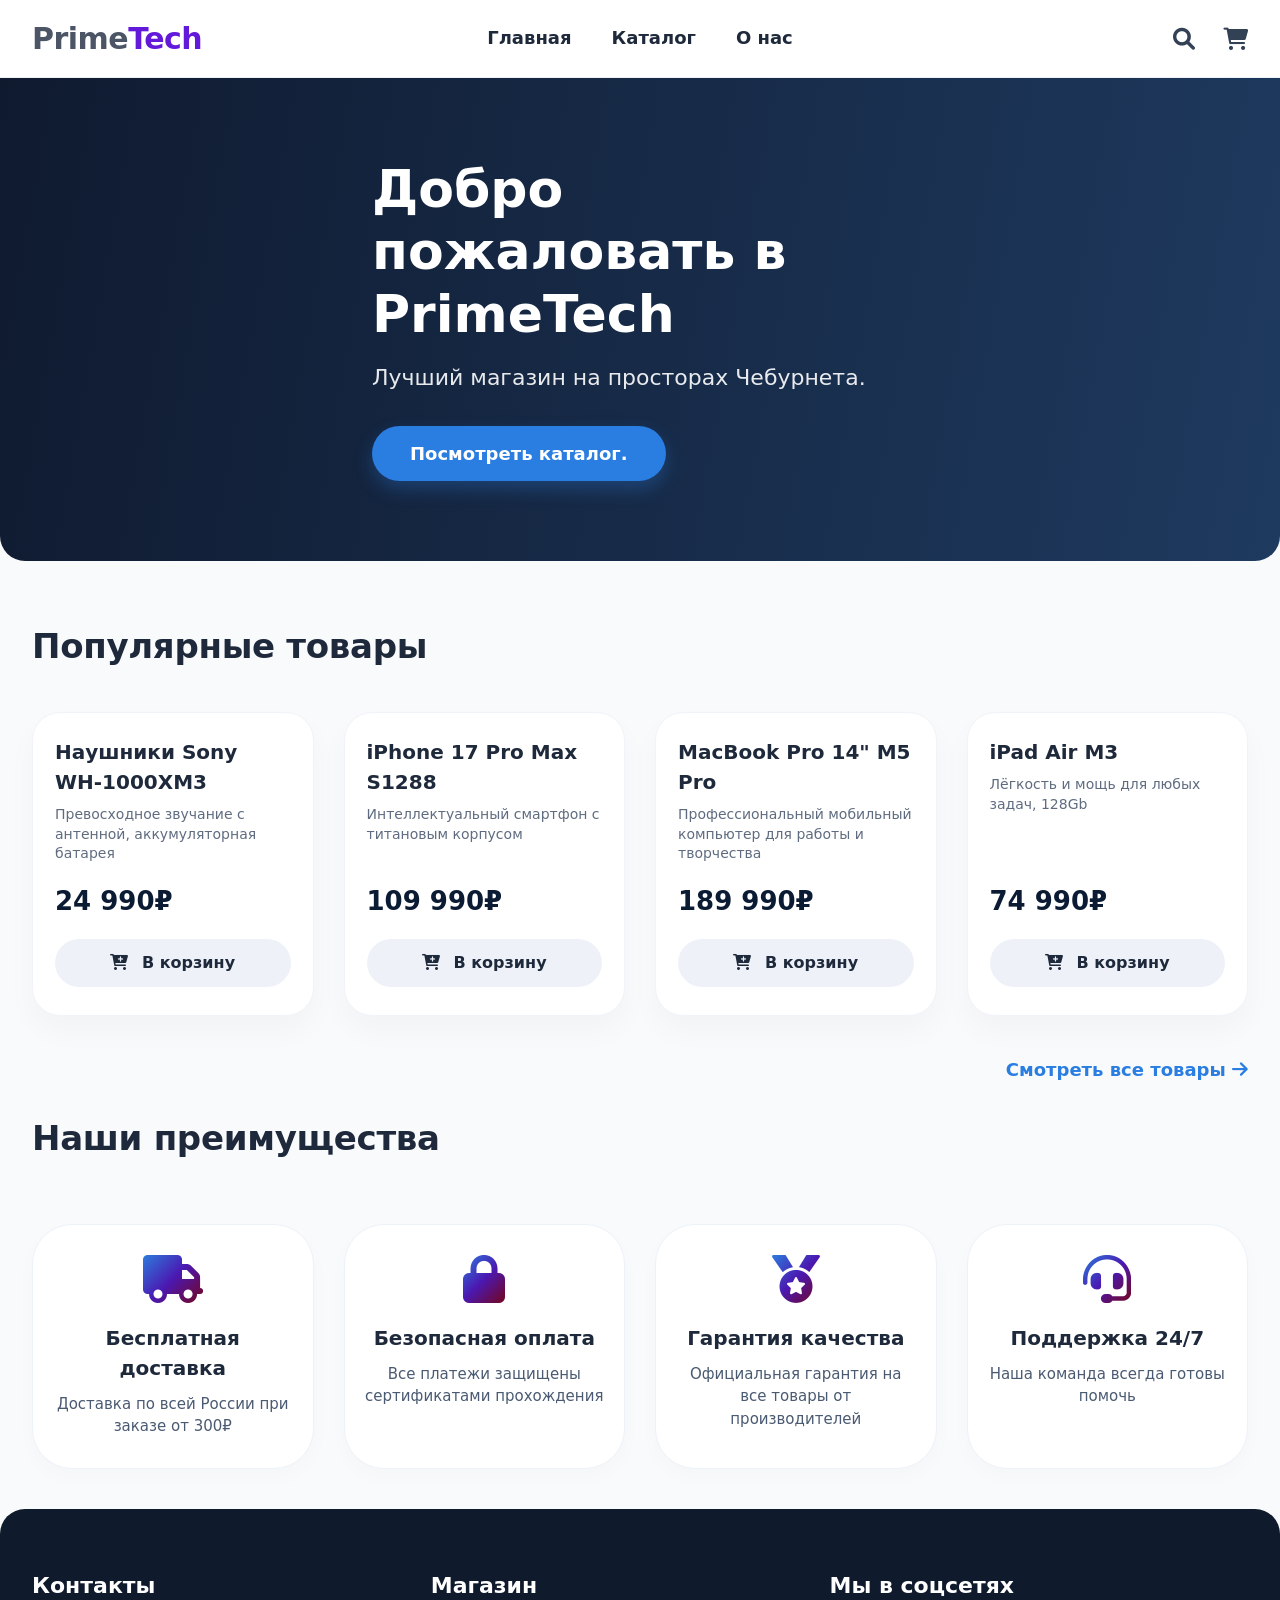
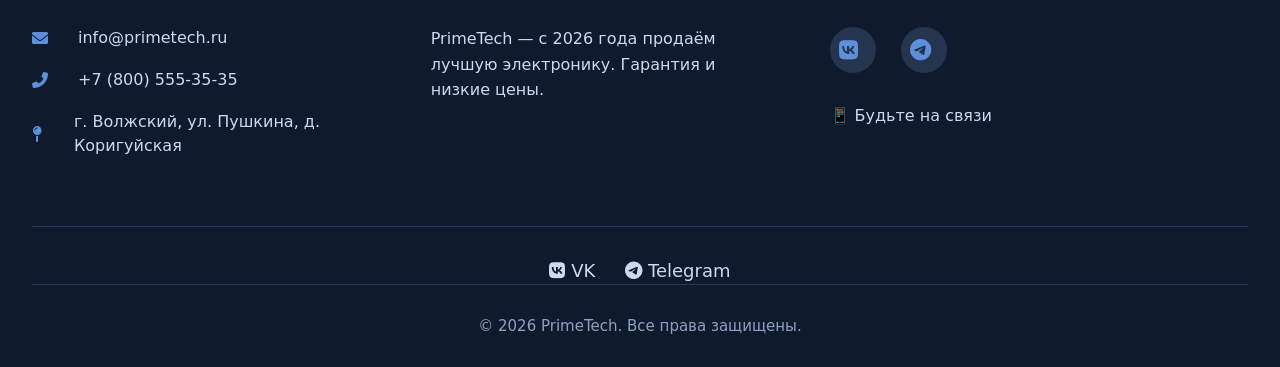
<file: index.html>
<!doctype html>
<html lang="ru">
  <head>
    <meta charset="UTF-8" />
    <meta name="viewport" content="width=device-width, initial-scale=1.0" />
    <title>Главная - PrimeTech</title>
    <link
      rel="stylesheet"
      href="https://cdnjs.cloudflare.com/ajax/libs/font-awesome/6.0.0-beta3/css/all.min.css"
    />
    <link href="style.css" rel="stylesheet" />
  </head>
  <body>
    <header>
      <div class="content header">
        <div class="header-left">
          <div class="logo">Prime<span>Tech</span></div>
        </div>
        <div class="header-center">
          <nav class="nav">
            <a href="index.html">Главная</a>
            <a href="catalog.html">Каталог</a>
            <a href="about.html">О нас</a>
          </nav>
        </div>
        <div class="header-right">
          <a class="fas fa-search"></a>
          <a class="fas fa-shopping-cart"></a>
        </div>
      </div>
    </header>

    <main>
      <div class="hero">
        <div class="content hero-content">
          <h1>Добро пожаловать в PrimeTech</h1>
          <p>Лучший магазин на просторах Чебурнета.</p>
          <a href="catalog.html" class="btn">Посмотреть каталог.</a>
        </div>
      </div>
      <div class="content">
        <h2>Популярные товары</h2>
        <div class="card">
          <div class="product-card">
            <div class="product-title">Наушники Sony WH-1000XM3</div>
            <div class="product-about">
              Превосходное звучание с антенной, аккумуляторная батарея
            </div>
            <div class="product-price">24 990₽</div>
            <a href="#" class="btn"
              ><i class="fas fa-cart-plus"></i> В корзину</a
            >
          </div>
          <div class="product-card">
            <div class="product-title">iPhone 17 Pro Max S1288</div>
            <div class="product-about">
              Интеллектуальный смартфон с титановым корпусом
            </div>
            <div class="product-price">109 990₽</div>
            <a href="#" class="btn"
              ><i class="fas fa-cart-plus"></i> В корзину</a
            >
          </div>
          <div class="product-card">
            <div class="product-title">MacBook Pro 14" M5 Pro</div>
            <div class="product-about">
              Профессиональный мобильный компьютер для работы и творчества
            </div>
            <div class="product-price">189 990₽</div>
            <a href="#" class="btn"
              ><i class="fas fa-cart-plus"></i> В корзину</a
            >
          </div>
          <div class="product-card">
            <div class="product-title">iPad Air M3</div>
            <div class="product-about">
              Лёгкость и мощь для любых задач, 128Gb
            </div>
            <div class="product-price">74 990₽</div>
            <a href="#" class="btn"
              ><i class="fas fa-cart-plus"></i> В корзину</a
            >
          </div>
        </div>
        <div class="catalog-link">
          <a href="catalog.html"
            >Смотреть все товары <i class="fas fa-arrow-right"></i
          ></a>
        </div>

        <h2 class="section-title" style="margin-top: 30px">
          Наши преимущества
        </h2>
        <div class="benefits-grid">
          <div class="benefit-item">
            <i class="fas fa-truck"></i>
            <h4>Бесплатная доставка</h4>
            <p>Доставка по всей России при заказе от 300₽</p>
          </div>
          <div class="benefit-item">
            <i class="fas fa-lock"></i>
            <h4>Безопасная оплата</h4>
            <p>Все платежи защищены сертификатами прохождения</p>
          </div>
          <div class="benefit-item">
            <i class="fas fa-medal"></i>
            <h4>Гарантия качества</h4>
            <p>Официальная гарантия на все товары от производителей</p>
          </div>
          <div class="benefit-item">
            <i class="fas fa-headset"></i>
            <h4>Поддержка 24/7</h4>
            <p>Наша команда всегда готовы помочь</p>
          </div>
        </div>
      </div>
    </main>
    <footer>
      <div class="content">
        <div class="footer-grid">
          <div class="footer-col">
            <h4 style="color: white; font-size: 22px; margin-bottom: 24px">
              Контакты
            </h4>
            <div class="contact-row">
              <i class="fas fa-envelope"></i>
              <span>info@primetech.ru</span>
            </div>
            <div class="contact-row">
              <i class="fas fa-phone-alt"></i>
              <span>+7 (800) 555-35-35</span>
            </div>
            <div class="contact-row">
              <i class="fas fa-map-pin"></i>
              <span>г. Волжский, ул. Пушкина, д. Коригуйская</span>
            </div>
          </div>
          <div class="footer-col">
            <h4 style="color: white; font-size: 22px; margin-bottom: 24px">
              Магазин
            </h4>
            <p>
              PrimeTech — с 2026 года продаём лучшую электронику. Гарантия и
              низкие цены.
            </p>
          </div>
          <div class="footer-col">
            <h4 style="color: white; font-size: 22px; margin-bottom: 24px">
              Мы в соцсетях
            </h4>
            <div class="social-links">
              <a href="#" aria-label="VK"><i class="fab fa-vk"></i></a>
              <a href="#" aria-label="Telegram"
                ><i class="fab fa-telegram-plane"></i
              ></a>
            </div>
            <p style="margin-top: 30px">📱 Будьте на связи</p>
          </div>
        </div>
        <div
          style="
            display: flex;
            gap: 30px;
            justify-content: center;
            border-top: 1px solid #253a5a;
            padding-top: 30px;
            font-size: 18px;
          "
        >
          <span><i class="fab fa-vk"></i> VK</span>
          <span><i class="fab fa-telegram"></i> Telegram</span>
        </div>
        <div class="copyright">© 2026 PrimeTech. Все права защищены.</div>
      </div>
    </footer>
  </body>
</html>
</file>
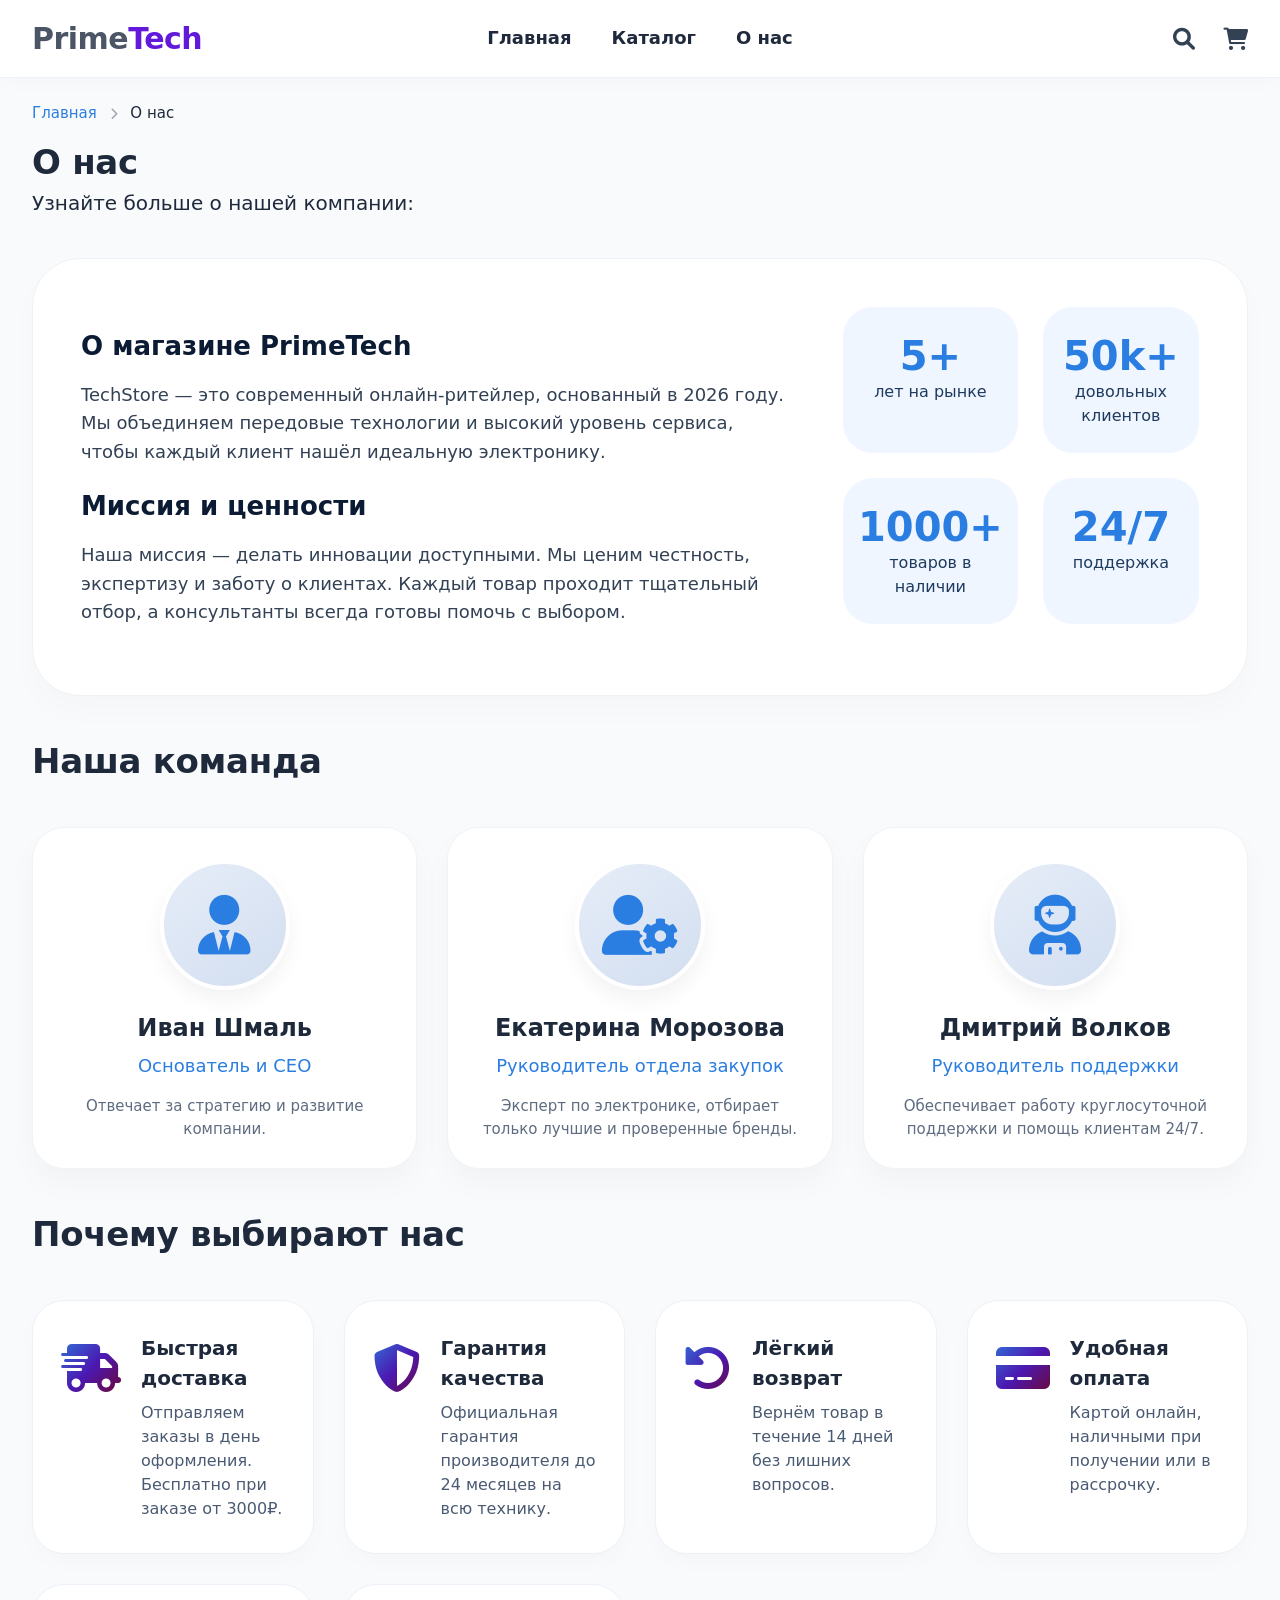
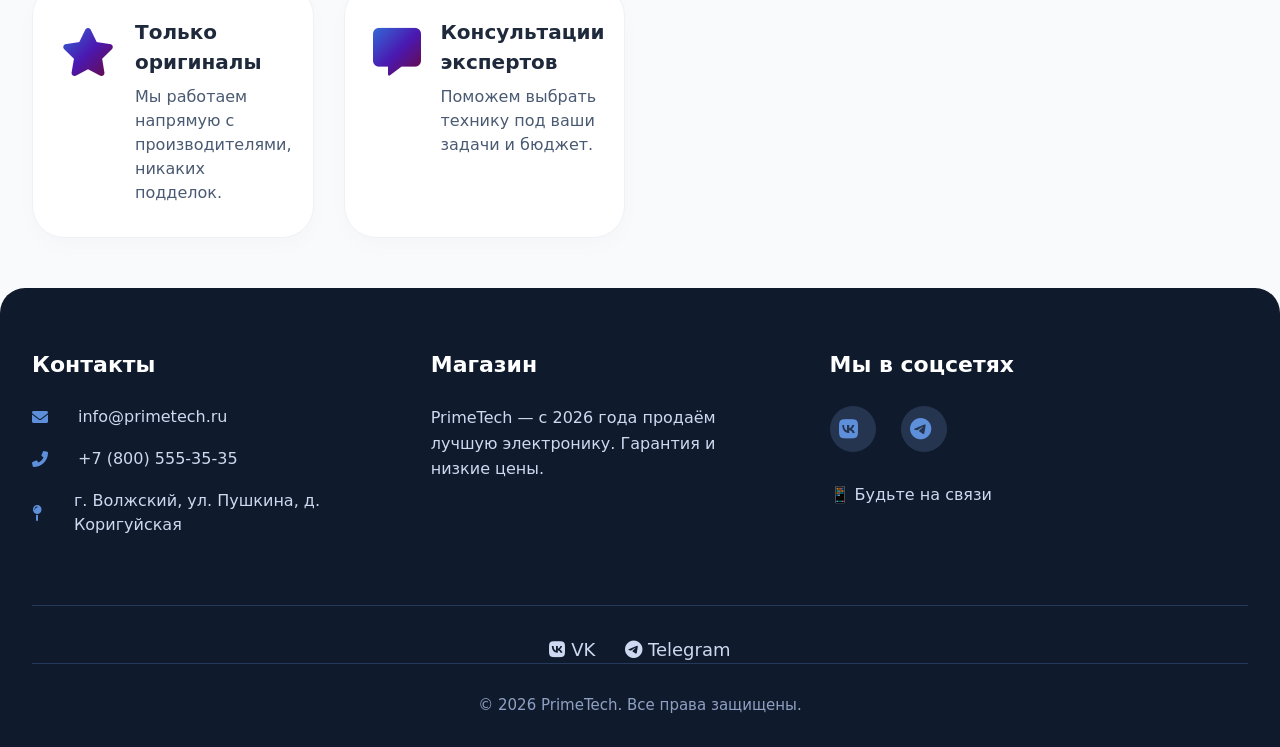
<file: about.html>
<!doctype html>
<html lang="en">
  <head>
    <meta charset="UTF-8" />
    <meta name="viewport" content="width=device-width, initial-scale=1.0" />
    <title>О нас - PrimeTech</title>
    <link
      rel="stylesheet"
      href="https://cdnjs.cloudflare.com/ajax/libs/font-awesome/6.0.0-beta3/css/all.min.css"
    />
    <link href="style.css" rel="stylesheet" />
  </head>
  <body>
    <header>
      <div class="content header">
        <div class="header-left">
          <div class="logo">Prime<span>Tech</span></div>
        </div>
        <div class="header-center">
          <nav class="nav">
            <a href="index.html">Главная</a>
            <a href="catalog.html">Каталог</a>
            <a href="about.html">О нас</a>
          </nav>
        </div>
        <div class="header-right">
          <a class="fas fa-search"></a>
          <a class="fas fa-shopping-cart"></a>
        </div>
      </div>
    </header>

    <main class="content">
      <div class="breadcrumbs">
        <a href="index.html">Главная</a>
        <i
          class="fas fa-chevron-right"
          style="font-size: 12px; margin: 0 8px; opacity: 0.6"
        ></i>
        <span>О нас</span>
      </div>
      <h2 style="margin-bottom: 0px">О нас</h2>
      <p style="font-size: 20px; margin-bottom: 40px">
        Узнайте больше о нашей компании:
      </p>
      <div class="about-intro">
        <div class="about-text">
          <h3>О магазине PrimeTech</h3>
          <p>
            TechStore — это современный онлайн-ритейлер, основанный в 2026 году.
            Мы объединяем передовые технологии и высокий уровень сервиса, чтобы
            каждый клиент нашёл идеальную электронику.
          </p>

          <h3>Миссия и ценности</h3>
          <p>
            Наша миссия — делать инновации доступными. Мы ценим честность,
            экспертизу и заботу о клиентах. Каждый товар проходит тщательный
            отбор, а консультанты всегда готовы помочь с выбором.
          </p>
        </div>
        <div class="stats-grid">
          <div class="stat-item">
            <div class="stat-number">5+</div>
            <div class="stat-label">лет на рынке</div>
          </div>
          <div class="stat-item">
            <div class="stat-number">50k+</div>
            <div class="stat-label">довольных клиентов</div>
          </div>
          <div class="stat-item">
            <div class="stat-number">1000+</div>
            <div class="stat-label">товаров в наличии</div>
          </div>
          <div class="stat-item">
            <div class="stat-number">24/7</div>
            <div class="stat-label">поддержка</div>
          </div>
        </div>
      </div>

      <h2 class="section-title" style="margin-top: 30px">Наша команда</h2>
      <div class="team-grid">
        <div class="team-card">
          <div class="team-avatar"><i class="fas fa-user-tie"></i></div>
          <div class="team-name">Иван Шмаль</div>
          <div class="team-position">Основатель и CEO</div>
          <div class="team-desc">
            Отвечает за стратегию и развитие компании.
          </div>
        </div>
        <div class="team-card">
          <div class="team-avatar"><i class="fas fa-user-cog"></i></div>
          <div class="team-name">Екатерина Морозова</div>
          <div class="team-position">Руководитель отдела закупок</div>
          <div class="team-desc">
            Эксперт по электронике, отбирает только лучшие и проверенные бренды.
          </div>
        </div>
        <div class="team-card">
          <div class="team-avatar">
            <i class="fa-solid fa-user-astronaut"></i>
          </div>
          <div class="team-name">Дмитрий Волков</div>
          <div class="team-position">Руководитель поддержки</div>
          <div class="team-desc">
            Обеспечивает работу круглосуточной поддержки и помощь клиентам 24/7.
          </div>
        </div>
      </div>

      <h2 class="section-title">Почему выбирают нас</h2>
      <div class="benefits-list">
        <div class="benefit-card">
          <div class="benefit-icon"><i class="fas fa-truck-fast"></i></div>
          <div class="benefit-content">
            <h4>Быстрая доставка</h4>
            <p>
              Отправляем заказы в день оформления. Бесплатно при заказе от
              3000₽.
            </p>
          </div>
        </div>
        <div class="benefit-card">
          <div class="benefit-icon"><i class="fa-solid fa-shield"></i></div>
          <div class="benefit-content">
            <h4>Гарантия качества</h4>
            <p>
              Официальная гарантия производителя до 24 месяцев на всю технику.
            </p>
          </div>
        </div>
        <div class="benefit-card">
          <div class="benefit-icon"><i class="fas fa-rotate-left"></i></div>
          <div class="benefit-content">
            <h4>Лёгкий возврат</h4>
            <p>Вернём товар в течение 14 дней без лишних вопросов.</p>
          </div>
        </div>
        <div class="benefit-card">
          <div class="benefit-icon"><i class="fas fa-credit-card"></i></div>
          <div class="benefit-content">
            <h4>Удобная оплата</h4>
            <p>Картой онлайн, наличными при получении или в рассрочку.</p>
          </div>
        </div>
        <div class="benefit-card">
          <div class="benefit-icon"><i class="fas fa-star"></i></div>
          <div class="benefit-content">
            <h4>Только оригиналы</h4>
            <p>Мы работаем напрямую с производителями, никаких подделок.</p>
          </div>
        </div>
        <div class="benefit-card">
          <div class="benefit-icon"><i class="fas fa-message"></i></div>
          <div class="benefit-content">
            <h4>Консультации экспертов</h4>
            <p>Поможем выбрать технику под ваши задачи и бюджет.</p>
          </div>
        </div>
      </div>
    </main>

    <footer>
      <div class="content">
        <div class="footer-grid">
          <div class="footer-col">
            <h4 style="color: white; font-size: 22px; margin-bottom: 24px">
              Контакты
            </h4>
            <div class="contact-row">
              <i class="fas fa-envelope"></i>
              <span>info@primetech.ru</span>
            </div>
            <div class="contact-row">
              <i class="fas fa-phone-alt"></i>
              <span>+7 (800) 555-35-35</span>
            </div>
            <div class="contact-row">
              <i class="fas fa-map-pin"></i>
              <span>г. Волжский, ул. Пушкина, д. Коригуйская</span>
            </div>
          </div>
          <div class="footer-col">
            <h4 style="color: white; font-size: 22px; margin-bottom: 24px">
              Магазин
            </h4>
            <p>
              PrimeTech — с 2026 года продаём лучшую электронику. Гарантия и
              низкие цены.
            </p>
          </div>
          <div class="footer-col">
            <h4 style="color: white; font-size: 22px; margin-bottom: 24px">
              Мы в соцсетях
            </h4>
            <div class="social-links">
              <a href="#" aria-label="VK"><i class="fab fa-vk"></i></a>
              <a href="#" aria-label="Telegram"
                ><i class="fab fa-telegram-plane"></i
              ></a>
            </div>
            <p style="margin-top: 30px">📱 Будьте на связи</p>
          </div>
        </div>
        <div
          style="
            display: flex;
            gap: 30px;
            justify-content: center;
            border-top: 1px solid #253a5a;
            padding-top: 30px;
            font-size: 18px;
          "
        >
          <span><i class="fab fa-vk"></i> VK</span>
          <span><i class="fab fa-telegram"></i> Telegram</span>
        </div>
        <div class="copyright">© 2026 PrimeTech. Все права защищены.</div>
      </div>
    </footer>
  </body>
</html>
</file>
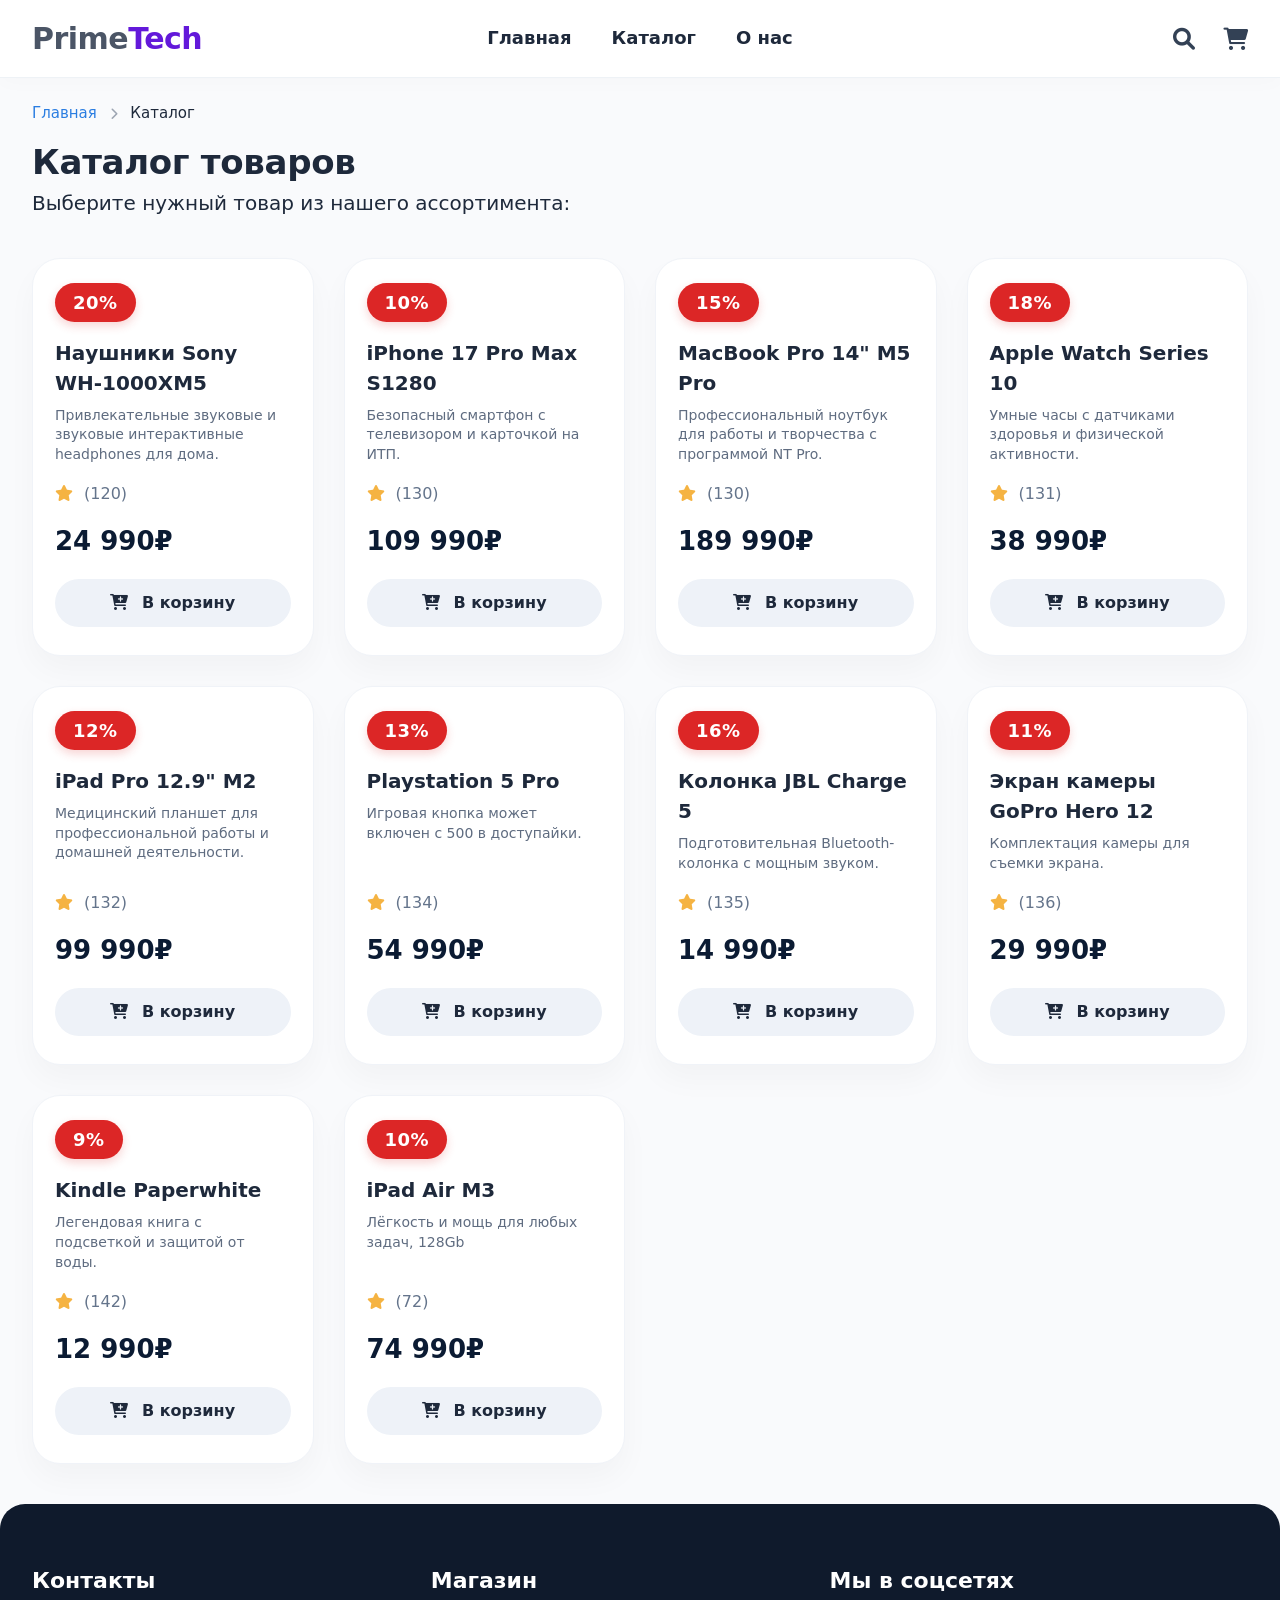
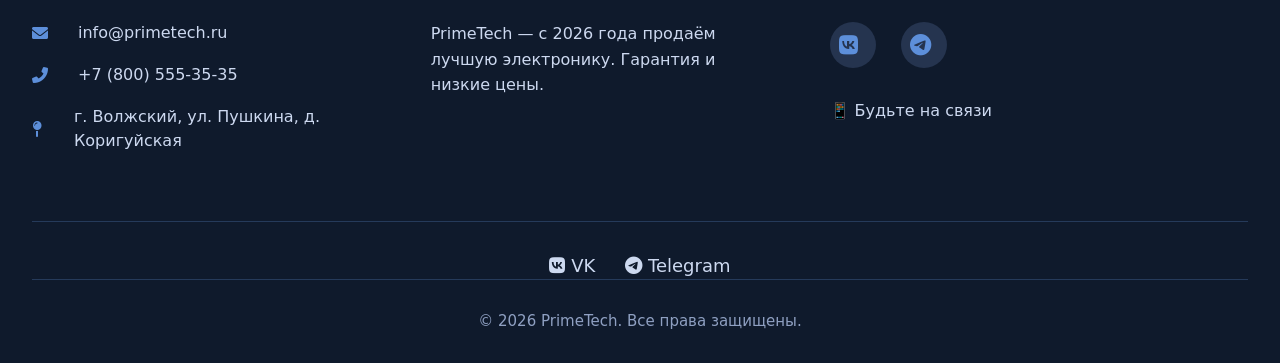
<file: catalog.html>
<!DOCTYPE html>
<html lang="ru">
<head>
    <meta charset="UTF-8">
    <meta name="viewport" content="width=device-width, initial-scale=1.0">
    <title>Каталог - PrimeTech</title>
    <link rel="stylesheet" href="https://cdnjs.cloudflare.com/ajax/libs/font-awesome/6.0.0-beta3/css/all.min.css">
    <link href="style.css" rel="stylesheet"/>
</head>
<body>
    <header>
        <div class="content header">
            <div class="header-left">
                <div class="logo">Prime<span>Tech</span></div>
            </div>
            <div class="header-center">
                <nav class="nav">
                    <a href="index.html">Главная</a>
                    <a href="catalog.html">Каталог</a>
                    <a href="about.html">О нас</a>
                </nav>
            </div>
            <div class="header-right">
                <a class="fas fa-search"></a>
                <a class="fas fa-shopping-cart"></a>
            </div>
        </div>
    </header>

    <main class="content">
        <div class="breadcrumbs">
            <a href="index.html">Главная</a> <i class="fas fa-chevron-right" style="font-size: 12px; margin: 0 8px; opacity: 0.6;"></i> 
            <span>Каталог</span>
        </div>
        <h2 style="margin-bottom: 0;">Каталог товаров</h2>
        <p style="font-size: 20px; margin-bottom: 40px">Выберите нужный товар из нашего ассортимента:</p>
            <div class="card">
                <div class="product-card">
                    <span>20%</span>
                    <div class="product-title">Наушники Sony WH-1000XM5</div>
                    <div class="product-about">Привлекательные звуковые и звуковые интерактивные headphones для дома.</div>
                    <div class="product-reviews"><i class="fas fa-star"></i> (120)</div>
                    <div class="product-price">24 990₽</div>
                    <a href="#" class="btn"><i class="fas fa-cart-plus"></i> В корзину</a>
                </div>
                <div class="product-card">
                    <span>10%</span>
                    <div class="product-title">iPhone 17 Pro Max S1280</div>
                    <div class="product-about">Безопасный смартфон с телевизором и карточкой на ИТП.</div>
                    <div class="product-reviews"><i class="fas fa-star"></i> (130)</div>
                    <div class="product-price">109 990₽</div>
                    <a href="#" class="btn"><i class="fas fa-cart-plus"></i> В корзину</a>
                </div>
                <div class="product-card">
                    <span>15%</span>
                    <div class="product-title">MacBook Pro 14" M5 Pro</div>
                    <div class="product-about">Профессиональный ноутбук для работы и творчества с программой NT Pro.</div>
                    <div class="product-reviews"><i class="fas fa-star"></i> (130)</div>
                    <div class="product-price">189 990₽</div>
                    <a href="#" class="btn"><i class="fas fa-cart-plus"></i> В корзину</a>
                </div>
                <div class="product-card">
                    <span>18%</span>
                    <div class="product-title">Apple Watch Series 10</div>
                    <div class="product-about">Умные часы с датчиками здоровья и физической активности.</div>
                    <div class="product-reviews"><i class="fas fa-star"></i> (131)</div>
                    <div class="product-price">38 990₽</div>
                    <a href="#" class="btn"><i class="fas fa-cart-plus"></i> В корзину</a>
                </div>
                <div class="product-card">
                    <span>12%</span>
                    <div class="product-title">iPad Pro 12.9" M2</div>
                    <div class="product-about">Медицинский планшет для профессиональной работы и домашней деятельности.</div>
                    <div class="product-reviews"><i class="fas fa-star"></i> (132)</div>
                    <div class="product-price">99 990₽</div>
                    <a href="#" class="btn"><i class="fas fa-cart-plus"></i> В корзину</a>
                </div>
                <div class="product-card">
                    <span>13%</span>
                    <div class="product-title">Playstation 5 Pro</div>
                    <div class="product-about">Игровая кнопка может включен с 500 в доступайки.</div>
                    <div class="product-reviews"><i class="fas fa-star"></i> (134)</div>
                    <div class="product-price">54 990₽</div>
                    <a href="#" class="btn"><i class="fas fa-cart-plus"></i> В корзину</a>
                </div>
                <div class="product-card">
                    <span>16%</span>
                    <div class="product-title">Колонка JBL Charge 5</div>
                    <div class="product-about">Подготовительная Bluetooth-колонка с мощным звуком.</div>
                    <div class="product-reviews"><i class="fas fa-star"></i> (135)</div>
                    <div class="product-price">14 990₽</div>
                    <a href="#" class="btn"><i class="fas fa-cart-plus"></i> В корзину</a>
                </div>
                <div class="product-card">
                    <span>11%</span>
                    <div class="product-title">Экран камеры GoPro Hero 12</div>
                    <div class="product-about">Комплектация камеры для съемки экрана.</div>
                    <div class="product-reviews"><i class="fas fa-star"></i> (136)</div>
                    <div class="product-price">29 990₽</div>
                    <a href="#" class="btn"><i class="fas fa-cart-plus"></i> В корзину</a>
                </div>
                <div class="product-card">
                    <span>9%</span>
                    <div class="product-title">Kindle Paperwhite</div>
                    <div class="product-about">Легендовая книга с подсветкой и защитой от воды.</div>
                    <div class="product-reviews"><i class="fas fa-star"></i> (142)</div>
                    <div class="product-price">12 990₽</div>
                    <a href="#" class="btn"><i class="fas fa-cart-plus"></i> В корзину</a>
                </div>
                <div class="product-card">
                    <span>10%</span>
                    <div class="product-title">iPad Air M3</div>
                    <div class="product-about">Лёгкость и мощь для любых задач, 128Gb</div>
                    <div class="product-reviews"><i class="fas fa-star"></i> (72)</div>
                    <div class="product-price">74 990₽</div>
                    <a href="#" class="btn"><i class="fas fa-cart-plus"></i> В корзину</a>
                </div>
            </div>
    </main>
        <footer>
      <div class="content">
        <div class="footer-grid">
          <div class="footer-col">
            <h4 style="color: white; font-size: 22px; margin-bottom: 24px">
              Контакты
            </h4>
            <div class="contact-row">
              <i class="fas fa-envelope"></i>
              <span>info@primetech.ru</span>
            </div>
            <div class="contact-row">
              <i class="fas fa-phone-alt"></i>
              <span>+7 (800) 555-35-35</span>
            </div>
            <div class="contact-row">
              <i class="fas fa-map-pin"></i>
              <span>г. Волжский, ул. Пушкина, д. Коригуйская</span>
            </div>
          </div>
          <div class="footer-col">
            <h4 style="color: white; font-size: 22px; margin-bottom: 24px">
              Магазин
            </h4>
            <p>
              PrimeTech — с 2026 года продаём лучшую электронику. Гарантия и
              низкие цены.
            </p>
          </div>
          <div class="footer-col">
            <h4 style="color: white; font-size: 22px; margin-bottom: 24px">
              Мы в соцсетях
            </h4>
            <div class="social-links">
              <a href="#" aria-label="VK"><i class="fab fa-vk"></i></a>
              <a href="#" aria-label="Telegram"
                ><i class="fab fa-telegram-plane"></i
              ></a>
            </div>
            <p style="margin-top: 30px">📱 Будьте на связи</p>
          </div>
        </div>
        <div
          style="
            display: flex;
            gap: 30px;
            justify-content: center;
            border-top: 1px solid #253a5a;
            padding-top: 30px;
            font-size: 18px;
          "
        >
          <span><i class="fab fa-vk"></i> VK</span>
          <span><i class="fab fa-telegram"></i> Telegram</span>
        </div>
        <div class="copyright">© 2026 PrimeTech. Все права защищены.</div>
      </div>
    </footer>
</body>
</html>
</file>
<file: style.css>
* {
  margin: 0;
  padding: 0;
  box-sizing: border-box;
  font-family: "Segoe UI", Roboto, system-ui, sans-serif;
}

body {
  background-color: #f9fafc;
  color: #1e293b;
  line-height: 1.5;
}

.content {
  max-width: 1280px;
  margin: 0 auto;
  padding: 0 32px;
}

.content h2 {
  font-size: 34px;
  font-weight: 600;
  margin-bottom: 40px;
  letter-spacing: -0.3px;
}

/* Header */

header {
  background-color: #ffffff;
  box-shadow: 0 4px 20px rgba(0, 0, 0, 0.02);
  padding: 16px 0;
  border-bottom: 1px solid #eef2f6;
}

.header {
  display: flex;
  align-items: center;
  justify-content: space-between;
}

/* Header-left */

.header-left {
  flex: 1;
  display: flex;
  justify-content: flex-start;
}

.logo {
  font-size: 30px;
  font-weight: 700;
  letter-spacing: -0.5px;
  color: #4b5566;
}

.logo span {
  color: #6319da;
}

/* Header-center */

.header-center {
  flex: 1;
  display: flex;
  justify-content: center;
}

.nav {
  display: flex;
  gap: 40px;
  list-style: none;
}

.nav a {
  text-decoration: none;
  font-weight: 600;
  font-size: 18px;
  color: #1e293b;
  transition: 0.2s;
  padding: 8px 0;
  border-bottom: 2px solid transparent;
}

.nav a:hover {
  color: #2a7de1;
  border-bottom-color: #2a7de1;
}

/* Header-right */

.header-right {
  flex: 1;
  display: flex;
  justify-content: flex-end;
  gap: 28px;
  font-size: 22px;
  color: #334155;
}

.header-right a {
  cursor: pointer;
  transition: 0.2s;
}

.header-right a:hover {
  color: #2a7de1;
  transform: scale(1.05);
}

/* Hero */

.hero {
  background: linear-gradient(100deg, #0f1a2f 0%, #1e3a5f 100%);
  background-size: cover;
  background-blend-mode: overlay;
  background-position: center 40%;
  color: white;
  padding: 80px 0;
  border-radius: 0 0 25px 25px;
  margin-bottom: 60px;
}

.hero-content {
  max-width: 600px;
}

.hero h1 {
  font-size: 52px;
  font-weight: 700;
  margin-bottom: 16px;
  line-height: 1.2;
}

.hero p {
  font-size: 22px;
  margin-bottom: 32px;
  opacity: 0.9;
}

.btn {
  display: inline-block;
  background-color: #2a7de1;
  color: white;
  padding: 14px 38px;
  border-radius: 60px;
  font-weight: 600;
  font-size: 18px;
  text-decoration: none;
  transition: 0.2s;
  cursor: pointer;
  box-shadow: 0 8px 18px rgba(42, 125, 225, 0.3);
}
.btn:hover {
  background-color: #1d5bbf;
  transform: translateY(-2px);
}

.btn-outline {
  background: transparent;
  box-shadow: none;
  border: 2px solid #2a7de1;
  color: #2a7de1;
  padding: 12px 32px;
}

.btn-outline:hover {
  background: #2a7de1;
  color: white;
}

/* Cards */

.card {
  display: grid;
  grid-template-columns: repeat(auto-fit, minmax(260px, 1fr));
  gap: 30px;
  margin-bottom: 40px;
}

.product-card {
  background: white;
  border-radius: 28px;
  padding: 24px 22px 28px;
  box-shadow: 0 15px 30px rgba(0, 0, 0, 0.03);
  transition: 0.25s ease;
  border: 1px solid #f0f3f8;
  display: flex;
  flex-direction: column;
}

.product-card:hover {
  transform: translateY(-6px);
  box-shadow: 0 30px 45px rgba(0, 20, 50, 0.08);
  border-color: #d9e3f0;
}

.product-title {
  font-size: 20px;
  font-weight: 600;
  margin-bottom: 8px;
}

.product-about {
  font-size: 14px;
  color: #5f6c80;
  margin-bottom: 18px;
  line-height: 1.4;
  flex: 1;
}

.product-price {
  font-size: 26px;
  font-weight: 700;
  color: #0b1b33;
  margin-bottom: 18px;
}

.product-card span {
  display: inline-block;
  background-color: #dc2626;
  color: white;
  font-weight: 700;
  font-size: 18px;
  padding: 6px 18px;
  border-radius: 40px;
  margin-bottom: 16px;
  align-self: flex-start;
  letter-spacing: 0.5px;
  box-shadow: 0 4px 10px rgba(220, 38, 38, 0.2);
}

.product-reviews {
  font-size: 16px;
  color: #64748b;
  margin-bottom: 16px;
  font-weight: 500;
}

.product-reviews i {
  color: #f5b342;
  margin-right: 6px;
}

.product-card .btn {
  padding: 12px 0;
  font-size: 16px;
  text-align: center;
  width: 100%;
  background-color: #eef2f8;
  color: #1e293b;
  box-shadow: none;
  border-radius: 40px;
  font-weight: 600;
}

.product-card .btn i {
  margin-right: 8px;
}

.product-card .btn:hover {
  background-color: #2a7de1;
  color: white;
}

/* Преимущества */

.benefits-grid {
  display: grid;
  grid-template-columns: repeat(4, 1fr);
  gap: 30px;
  margin: 60px 0 40px;
}
.benefit-item {
  background: white;
  padding: 30px 20px;
  border-radius: 40px;
  text-align: center;
  box-shadow: 0 8px 22px rgba(0, 0, 0, 0.02);
  border: 1px solid #edf2f9;
  transition: 0.2s;
}
.benefit-item:hover {
  transform: translateY(-6px);
  box-shadow: 0 30px 45px rgba(0, 20, 50, 0.08);
  border-color: #d9e3f0;
}
.benefit-item i {
  font-size: 48px;
  margin-bottom: 20px;
  background: linear-gradient(135deg, #2c7cdd, #4b18b1, #74051d);
  background-clip: text;
  color: transparent;
}
.benefit-item h4 {
  font-size: 20px;
  font-weight: 600;
  margin-bottom: 10px;
}
.benefit-item p {
  color: #4a5a72;
  font-size: 15px;
}

/* Footer */

footer {
  background-color: #0f1a2c;
  color: #cdd9f0;
  padding: 60px 0 30px;
  border-radius: 25px 25px 0 0;
}

.footer-grid {
  display: grid;
  grid-template-columns: 1fr 1fr 1.2fr;
  gap: 50px;
  margin-bottom: 50px;
}

.footer-col p {
  margin: 12px 0 16px;
  font-size: 16px;
  line-height: 1.6;
}

.footer-col i {
  width: 28px;
  color: #5d8fda;
}

.social-links {
  display: flex;
  gap: 25px;
  margin-top: 25px;
}
.social-links a {
  color: white;
  background: #25344f;
  width: 46px;
  height: 46px;
  border-radius: 50%;
  display: flex;
  align-items: center;
  justify-content: center;
  font-size: 22px;
  transition: 0.2s;
  text-decoration: none;
}
.social-links a:hover {
  background: #2a7de1;
  transform: scale(1.08);
}

.copyright {
  border-top: 1px solid #253a5a;
  padding-top: 30px;
  text-align: center;
  color: #8fa0c2;
  font-size: 15px;
}

hr {
  border: none;
  border-top: 2px solid #e5ecf5;
  margin: 20px 0 40px;
}

/* мелкие детали */
.catalog-link {
  text-align: right;
  margin-bottom: 30px;
}
.catalog-link a {
  font-weight: 600;
  color: #2a7de1;
  text-decoration: none;
  font-size: 18px;
}
.catalog-link i {
  transition: 0.2s;
}
.catalog-link a:hover i {
  transform: translateX(6px);
}
.contact-row {
  display: flex;
  align-items: center;
  gap: 18px;
  margin-bottom: 18px;
}

/* catalog.html */

.breadcrumbs {
  padding: 24px 0 12px;
  font-size: 15px;
  color: #5f6c80;
}
.breadcrumbs a {
  color: #2a7de1;
  text-decoration: none;
}
.breadcrumbs span {
  font-weight: 500;
  color: #1e293b;
}

/* about.html */

.about-intro {
  display: flex;
  flex-wrap: wrap;
  gap: 50px;
  margin: 40px 0 40px;
  background: white;
  border-radius: 48px;
  padding: 48px;
  box-shadow: 0 15px 30px rgba(0, 0, 0, 0.02);
  border: 1px solid #eef2f6;
}
.about-text {
  flex: 2;
  min-width: 300px;
}
.about-text h3 {
  font-size: 26px;
  margin: 20px 0 15px;
  color: #0b1b33;
}
.about-text p {
  font-size: 18px;
  color: #334155;
  margin-bottom: 20px;
  line-height: 1.6;
}

.stats-grid {
  flex: 1;
  min-width: 220px;
  display: grid;
  grid-template-columns: 1fr 1fr;
  gap: 25px;
  align-content: start;
}
.stat-item {
  background: #f0f6ff;
  border-radius: 30px;
  padding: 25px 15px;
  text-align: center;
}
.stat-number {
  font-size: 40px;
  font-weight: 800;
  color: #2a7de1;
  line-height: 1.2;
}
.stat-label {
  font-size: 16px;
  color: #1e3a5f;
}

.team-grid {
  display: grid;
  grid-template-columns: repeat(auto-fit, minmax(260px, 1fr));
  gap: 30px;
  margin: 40px 0 40px;
}
.team-card {
  background: white;
  border-radius: 32px;
  padding: 32px 24px 28px;
  box-shadow: 0 15px 30px rgba(0, 0, 0, 0.03);
  border: 1px solid #f0f3f8;
  text-align: center;
  transition: 0.25s ease;
}
.team-card:hover {
  transform: translateY(-6px);
  border-color: #d9e3f0;
  box-shadow: 0 30px 45px rgba(42, 125, 225, 0.08);
}
.team-avatar {
  width: 130px;
  height: 130px;
  background: linear-gradient(145deg, #e6edf8, #d2def0);
  border-radius: 50%;
  margin: 0 auto 20px;
  display: flex;
  align-items: center;
  justify-content: center;
  font-size: 60px;
  color: #2a7de1;
  border: 4px solid white;
  box-shadow: 0 10px 20px rgba(0, 0, 0, 0.05);
}
.team-name {
  font-size: 24px;
  font-weight: 700;
  margin-bottom: 6px;
}
.team-position {
  font-size: 18px;
  color: #2a7de1;
  font-weight: 500;
  margin-bottom: 16px;
}
.team-desc {
  color: #5f6c80;
  font-size: 15px;
}

.benefits-list {
  display: grid;
  grid-template-columns: repeat(auto-fit, minmax(250px, 1fr));
  gap: 30px;
  margin: 40px 0 50px;
}
.benefit-card {
  background: white;
  border-radius: 32px;
  padding: 32px 28px;
  border: 1px solid #edf2f9;
  box-shadow: 0 8px 22px rgba(0, 0, 0, 0.02);
  transition: 0.2s;
  display: flex;
  gap: 20px;
  align-items: flex-start;
}
.benefit-card:hover {
  border-color: #cbd5e1;
  box-shadow: 0 15px 30px rgba(42, 125, 225, 0.08);
}
.benefit-icon {
  font-size: 48px;
  margin-bottom: 20px;
  background: linear-gradient(135deg, #2c7cdd, #4b18b1, #74051d);
  background-clip: text;
  color: transparent;
}
.benefit-content h4 {
  font-size: 20px;
  font-weight: 700;
  margin-bottom: 8px;
}
.benefit-content p {
  color: #4a5a72;
  font-size: 16px;
}

/* ===== ПРОСТАЯ АДАПТИВНАЯ ВЁРСТКА ===== */

/* Планшеты (горизонтальные и вертикальные) */
@media screen and (max-width: 1024px) {
  .container {
    padding: 0 20px;
  }

  .header {
    flex-wrap: wrap;
  }

  .hero h1 {
    font-size: 42px;
  }

  .benefits-grid {
    grid-template-columns: repeat(2, 1fr);
  }

  .footer-grid {
    grid-template-columns: repeat(2, 1fr);
  }
}

/* Мобильные устройства */
@media screen and (max-width: 768px) {
  .header {
    flex-direction: column;
    text-align: center;
  }

  .header-left,
  .header-center,
  .header-right {
    width: 100%;
    justify-content: center;
  }

  .nav {
    justify-content: center;
  }

  .hero {
    padding: 50px 0;
  }

  .hero h1 {
    font-size: 32px;
  }

  .hero p {
    font-size: 18px;
  }

  .card {
    grid-template-columns: repeat(2, 1fr);
  }

  .benefits-grid {
    grid-template-columns: 1fr;
  }

  .catalog-header {
    flex-direction: column;
    text-align: center;
  }

  .about-intro {
    flex-direction: column;
  }

  .footer-grid {
    grid-template-columns: 1fr;
    text-align: center;
  }

  .contact-row {
    justify-content: center;
  }

  .social-links {
    justify-content: center;
  }
}

/* Маленькие телефоны */
@media screen and (max-width: 480px) {
  .content {
    padding: 0 15px;
  }

  .logo {
    font-size: 24px;
  }

  .nav {
    gap: 15px;
  }

  .nav li a {
    font-size: 16px;
  }

  .hero h1 {
    font-size: 28px;
  }

  .hero p {
    font-size: 16px;
  }

  .card {
    grid-template-columns: 1fr;
  }

  .btn {
    width: 100%;
    text-align: center;
  }

  .content h2 {
    font-size: 26px;
    text-align: center;
  }

  .product-card {
    margin: 0 auto;
    width: 100%;
  }

  .filter-tabs {
    flex-direction: column;
    width: 100%;
  }

  .filter-btn {
    width: 100%;
  }

  .pagination {
    flex-wrap: wrap;
    justify-content: center;
  }

  .team-grid {
    grid-template-columns: 1fr;
  }

  .stats-grid {
    grid-template-columns: 1fr 1fr;
  }
}
</file>
